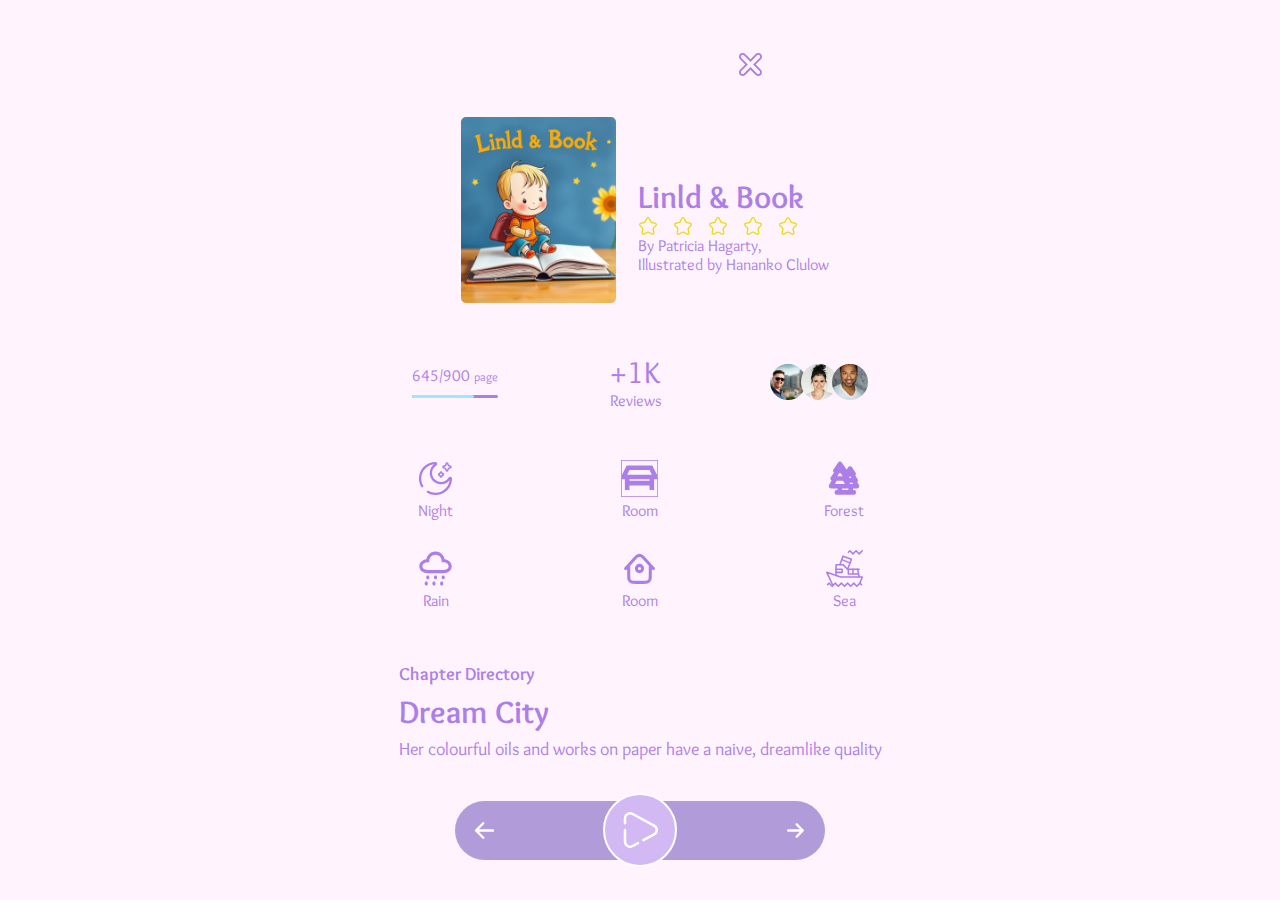
<file: audioBook-page.html>
<!DOCTYPE html>
<html lang="en">
<head>
    <meta charset="UTF-8">
    <meta name="viewport" content="width=device-width, initial-scale=1.0">
    <title>Lindl & Book - Audio book</title>
    <link rel="stylesheet" href="assets/css/styles.css">
    <link rel="preconnect" href="https://fonts.googleapis.com">
    <link rel="preconnect" href="https://fonts.gstatic.com" crossorigin>
    <link href="https://fonts.googleapis.com/css2?family=Overlock:ital,wght@0,400;0,700;0,900;1,400;1,700;1,900&display=swap" rel="stylesheet">
</head>

<body class="bodyAudioBookPage">
    <div><img class="crossIcon" src="assets/img/cross.svg" alt="Cross to quit the page"></button>
    <section class="audioBookInformations">
        <img class="audioBookCover" src="assets/img/BookCover.jpg" alt="Book cover of 'Linld & Book' featuring a little blond child sitting on a book, with stars and flowers in the background.">
        <div class="linldAndBookRank">
            <h1 class="linldAndBookTitle">Linld & Book</h1>
            <div class="starsRank">
                <img class="yellowStar" src="assets/img/yellow-star.svg" alt="First star to rank">
                <img class="yellowStar" src="assets/img/yellow-star.svg" alt="Second star to rank">
                <img class="yellowStar" src="assets/img/yellow-star.svg" alt="Third star to rank">
                <img class="yellowStar" src="assets/img/yellow-star.svg" alt="Fourth star to rank">
                <img class="yellowStar" src="assets/img/yellow-star.svg" alt="Fifth star to rank">
            </div>
            <h2 class="linldAndBookSubtitles">By Patricia Hagarty,<br>Illustrated by Hananko Clulow</h2>
        </div>
    </section>
    <a style="text-decoration: none; color: inherit; font-weight: normal;" href="./reviews-page.html">
        <section class="audioBookReviewsBar">
            <div class="reviewsBar">
                <div class="pageNumber">
                    <span style="font-size: 16px;">645/900 <span style="font-size: 12px;">page</span></span>
                    <progress value="645" max="900"></progress>
                </div>
                <div class="reviewsQuotation">
                    <span style="font-size: 31px;">+1K</span>
                    <span style="font-size: 16px;">Reviews</span>
                </div>
                <div class="avatarBar">
                    <img src="assets/avatar1.jpg" alt="un_beau_goss">
                    <img src="assets/avatar2.jpg" alt="un_beau_goss">
                    <img src="assets/avatar3.jpg" alt="un_beau_goss">
                </div>
            </div>
        </section>
    </a>
    <section class="totalAtmosphere">
        <div class="atmosphere"><img class="iconAtmosphere" src="assets/img/moon.svg" alt=""><br><span>Night</span></div>
        <div class="atmosphere"><img class="iconAtmosphere" src="assets/img/table.svg" alt=""><br><span>Room</span></div>
        <div class="atmosphere"><img class="iconAtmosphere" src="assets/img/forest.svg" alt=""><br><span>Forest</span></div>
        <div class="atmosphere"><img class="iconAtmosphere" src="assets/img/rain.svg" alt=""><br><span>Rain</span></div>
        <div class="atmosphere"><img class="iconAtmosphere" src="assets/img/house.svg" alt=""><br><span>Room</span></div>
        <div class="atmosphere"><img class="iconAtmosphere" src="assets/img/boat.svg" alt=""><br><span>Sea</span></div>
    </section>
    <section class="linldAndBookChapter">
        <h3 class="chapterNumber">Chapter Directory</h3>
        <h4 class="chapterName">Dream City</h4>
        <p class="chapterResume">Her colourful oils and works on paper have a naive, dreamlike quality</p>
    </section>
    <section class="audioBookPageButtonContainer">
        <button class="audioBookPageButtonOne audioBookPageButton"><img class="arrowIcon" src="assets/img/leftArrow.svg" alt="Arrow to go to the previous chapter"> <img class="arrowIcon" src="assets/img/rightArrow.svg" alt="Arrow to go to the next chapter"></button>
        <button class="audioBookPageButtonTwo audioBookPageButton"><img class="playIcon" src="assets/img/play.svg" alt="Play button to play"></button>
    </section>

    <script src="assets/js/script.js"></script>
</body>

</html>
</file>
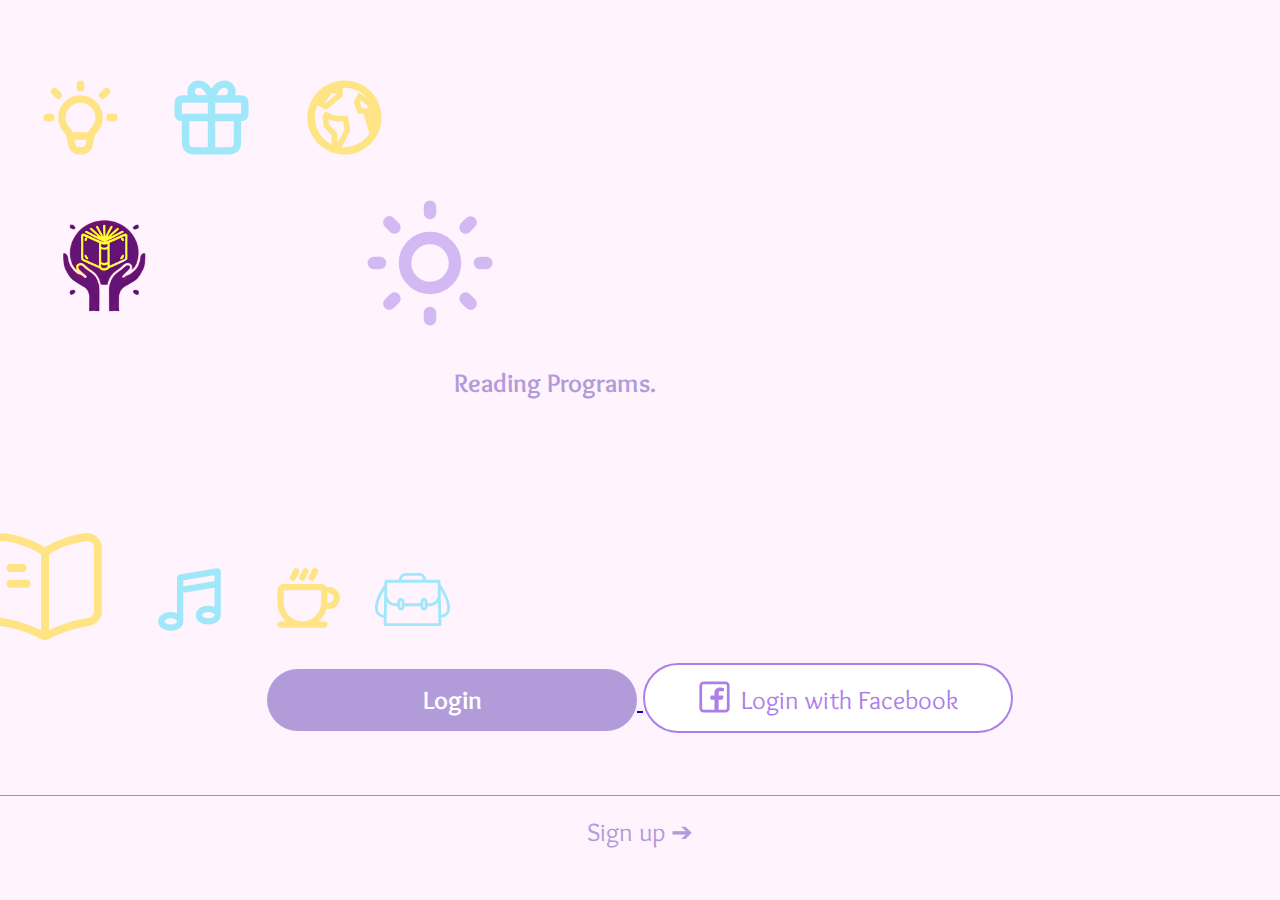
<file: login-page.html>
<!DOCTYPE html>
<html lang="en">
<head>
    <meta charset="UTF-8">
    <meta name="viewport" content="width=device-width, initial-scale=1.0">
    <title>Welcome to Bibliomaniac !</title>
    <link rel="stylesheet" href="assets/css/styles.css">
    <link rel="preconnect" href="https://fonts.googleapis.com">
    <link rel="preconnect" href="https://fonts.gstatic.com" crossorigin>
    <link href="https://fonts.googleapis.com/css2?family=Overlock:ital,wght@0,400;0,700;0,900;1,400;1,700;1,900&display=swap" rel="stylesheet">
</head>
<body>
    <main class="mainLoginPage">
        <section class="topIcons">
                <img src="assets/img/bulb.svg" style="position: absolute; top: 73px; left: 36px; width: 89px;">
                <img src="assets/img/gift.svg" style="position: absolute; top: 73px; left: 167px; width: 89px;">
                <img src="assets/img/earth.svg" style="position: absolute; top: 73px; left: 300px; width: 89px;">      
                <img src="assets/img/logo_bibliomaniac-new.png" style="position: absolute; top: 206px; left: 43px; width: 124px; height: auto">
                <img src="assets/img/sun.svg" style="position: absolute; top: 188px; left: 355px; width: 150px;">
        </section>
            <div class="description">Reading Programs.</div>
        <section class="bottomIcons">
                <img src="assets/img/bookyellow.svg" style="position:absolute; top:523px; left:-25px; width: 140px; height: 127px;">
                <img src="assets/img/music.svg" style="position:absolute; top:562px; left:152px; width: 75px;">
                <img src="assets/img/coffee.svg" style="position:absolute; top:562px; left:268px; width: 75px;">
                <img src="assets/img/schoolBag.svg" style="position:absolute; top:562px; left:375px; width: 75px;">
            </section>
        <section class="loginSection">
                <div class="buttonsLogin">
                    <a href="./home-page.html">
                        <button class="loginButton">Login</button>
                    </a>
                    <button class="facebookButton"><img src="assets/img/logoFacebook.svg" alt="Logo carré avec bordures grasses noires et un f miniscule à l'intérieur">Login with Facebook</button>
                </div>
                <hr class="line">
                <div class="signup">Sign up ➔</div>
        </section>
    </main>

    <script src="assets/js/script.js"></script>
</body>

</html>
</file>
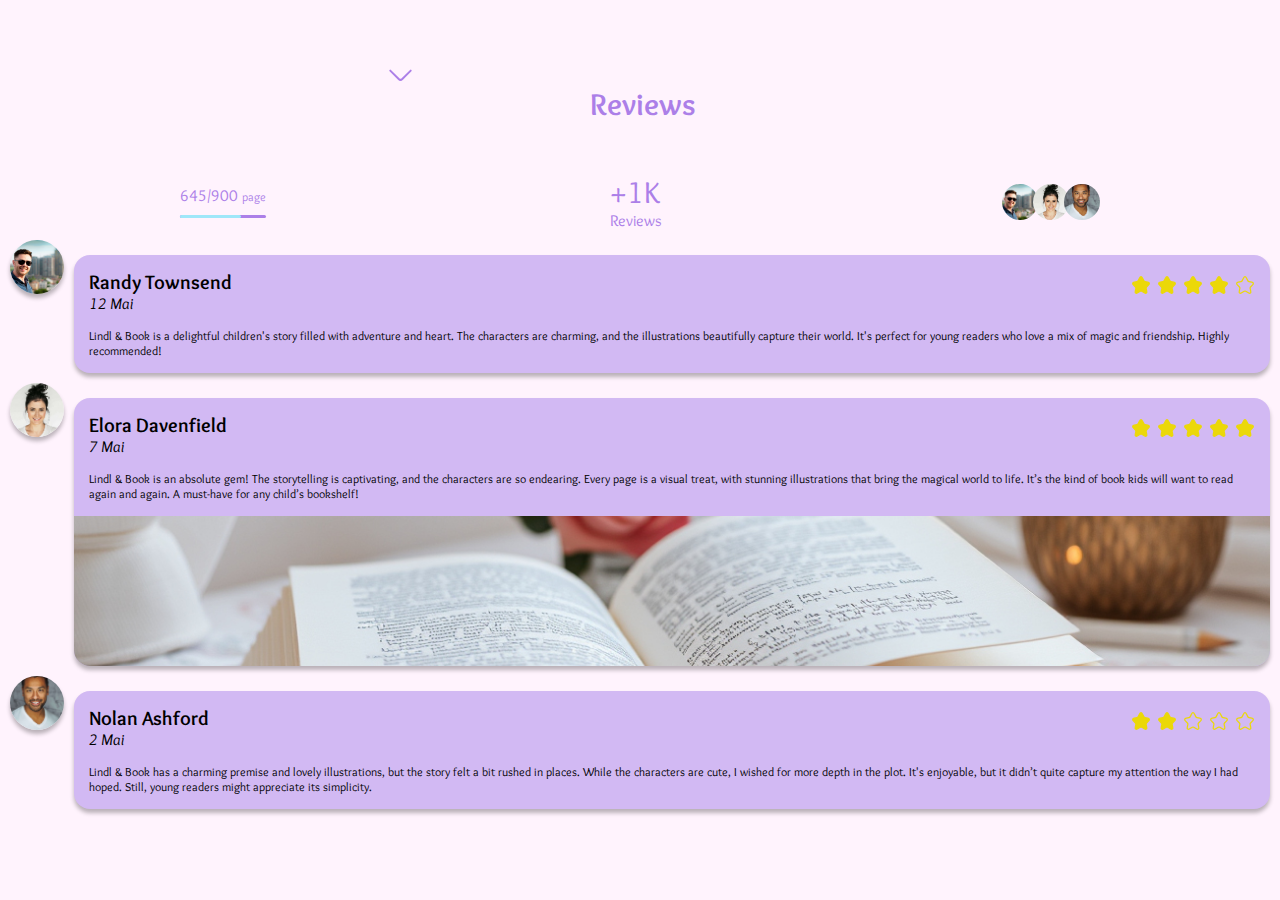
<file: reviews-page.html>
<!DOCTYPE html>
<html lang="en">
<head>
    <meta charset="UTF-8">
    <meta name="viewport" content="width=device-width, initial-scale=1.0">
    <title>reviews-page</title>
    <link rel="stylesheet" href="assets/css/styles.css">
        <link rel="preconnect" href="https://fonts.googleapis.com">
        <link rel="preconnect" href="https://fonts.gstatic.com" crossorigin>
        <link href="https://fonts.googleapis.com/css2?family=Overlock:ital,wght@0,400;0,700;0,900;1,400;1,700;1,900&display=swap" rel="stylesheet">
</head>
<body>
    <a href="./audioBook-page.html">
        <img class="searchIcon" src="assets/icons/arrow-down.svg" alt="search icon">
    </a>
    <div class="storyBookTitle">
        <h3 style="font-size: 31px;">Reviews</h3>
    </div>
    <div class="reviewsBar">
        <div class="pageNumber">
            <span style="font-size: 16px;">645/900 <span style="font-size: 12px;">page</span></span>
            <progress value="645" max="900"></progress>
        </div>
        <div class="reviewsQuotation">
            <span style="font-size: 31px;">+1K</span>
            <span style="font-size: 16px;">Reviews</span>
        </div>
        <div class="avatarBar">
            <img src="assets/avatar1.jpg" alt="un_beau_goss">
            <img src="assets/avatar2.jpg" alt="un_beau_goss">
            <img src="assets/avatar3.jpg" alt="un_beau_goss">
        </div>
    </div>
    <div class="message">
        <div class="messageAvatar">
            <img class="dropShadow" src="assets/avatar1.jpg" alt="image_d'un_beau_goss">
        </div>
        <div class="messageCard dropShadow">
            <div class="messageInfos">
                <div class="infosUser">
                    <div class="messageName">
                        Randy Townsend
                    </div>
                    <div class="messageDate">
                        12 Mai
                    </div>
                </div>
                <div class="messageStars">
                    <svg width="20px" height="20px" viewBox="0 0 24 24" fill="#EBD809" xmlns="http://www.w3.org/2000/svg">
                        <g id="SVGRepo_bgCarrier" stroke-width="0"/>
                        <g id="SVGRepo_tracerCarrier" stroke-linecap="round" stroke-linejoin="round"/>
                        <g id="SVGRepo_iconCarrier"> <path d="M13.73 3.51001L15.49 7.03001C15.73 7.52002 16.37 7.99001 16.91 8.08001L20.1 8.61001C22.14 8.95001 22.62 10.43 21.15 11.89L18.67 14.37C18.25 14.79 18.02 15.6 18.15 16.18L18.86 19.25C19.42 21.68 18.13 22.62 15.98 21.35L12.99 19.58C12.45 19.26 11.56 19.26 11.01 19.58L8.01997 21.35C5.87997 22.62 4.57997 21.67 5.13997 19.25L5.84997 16.18C5.97997 15.6 5.74997 14.79 5.32997 14.37L2.84997 11.89C1.38997 10.43 1.85997 8.95001 3.89997 8.61001L7.08997 8.08001C7.61997 7.99001 8.25997 7.52002 8.49997 7.03001L10.26 3.51001C11.22 1.60001 12.78 1.60001 13.73 3.51001Z" stroke="#EBD809" stroke-width="1.5" stroke-linecap="round" stroke-linejoin="round"/> </g>
                    </svg>
                    <svg width="20px" height="20px" viewBox="0 0 24 24" fill="#EBD809" xmlns="http://www.w3.org/2000/svg">
                        <g id="SVGRepo_bgCarrier" stroke-width="0"/>
                        <g id="SVGRepo_tracerCarrier" stroke-linecap="round" stroke-linejoin="round"/>
                        <g id="SVGRepo_iconCarrier"> <path d="M13.73 3.51001L15.49 7.03001C15.73 7.52002 16.37 7.99001 16.91 8.08001L20.1 8.61001C22.14 8.95001 22.62 10.43 21.15 11.89L18.67 14.37C18.25 14.79 18.02 15.6 18.15 16.18L18.86 19.25C19.42 21.68 18.13 22.62 15.98 21.35L12.99 19.58C12.45 19.26 11.56 19.26 11.01 19.58L8.01997 21.35C5.87997 22.62 4.57997 21.67 5.13997 19.25L5.84997 16.18C5.97997 15.6 5.74997 14.79 5.32997 14.37L2.84997 11.89C1.38997 10.43 1.85997 8.95001 3.89997 8.61001L7.08997 8.08001C7.61997 7.99001 8.25997 7.52002 8.49997 7.03001L10.26 3.51001C11.22 1.60001 12.78 1.60001 13.73 3.51001Z" stroke="#EBD809" stroke-width="1.5" stroke-linecap="round" stroke-linejoin="round"/> </g>
                    </svg>
                    <svg width="20px" height="20px" viewBox="0 0 24 24" fill="#EBD809" xmlns="http://www.w3.org/2000/svg">
                        <g id="SVGRepo_bgCarrier" stroke-width="0"/>
                        <g id="SVGRepo_tracerCarrier" stroke-linecap="round" stroke-linejoin="round"/>
                        <g id="SVGRepo_iconCarrier"> <path d="M13.73 3.51001L15.49 7.03001C15.73 7.52002 16.37 7.99001 16.91 8.08001L20.1 8.61001C22.14 8.95001 22.62 10.43 21.15 11.89L18.67 14.37C18.25 14.79 18.02 15.6 18.15 16.18L18.86 19.25C19.42 21.68 18.13 22.62 15.98 21.35L12.99 19.58C12.45 19.26 11.56 19.26 11.01 19.58L8.01997 21.35C5.87997 22.62 4.57997 21.67 5.13997 19.25L5.84997 16.18C5.97997 15.6 5.74997 14.79 5.32997 14.37L2.84997 11.89C1.38997 10.43 1.85997 8.95001 3.89997 8.61001L7.08997 8.08001C7.61997 7.99001 8.25997 7.52002 8.49997 7.03001L10.26 3.51001C11.22 1.60001 12.78 1.60001 13.73 3.51001Z" stroke="#EBD809" stroke-width="1.5" stroke-linecap="round" stroke-linejoin="round"/> </g>
                    </svg>
                    <svg width="20px" height="20px" viewBox="0 0 24 24" fill="#EBD809" xmlns="http://www.w3.org/2000/svg">
                        <g id="SVGRepo_bgCarrier" stroke-width="0"/>
                        <g id="SVGRepo_tracerCarrier" stroke-linecap="round" stroke-linejoin="round"/>
                        <g id="SVGRepo_iconCarrier"> <path d="M13.73 3.51001L15.49 7.03001C15.73 7.52002 16.37 7.99001 16.91 8.08001L20.1 8.61001C22.14 8.95001 22.62 10.43 21.15 11.89L18.67 14.37C18.25 14.79 18.02 15.6 18.15 16.18L18.86 19.25C19.42 21.68 18.13 22.62 15.98 21.35L12.99 19.58C12.45 19.26 11.56 19.26 11.01 19.58L8.01997 21.35C5.87997 22.62 4.57997 21.67 5.13997 19.25L5.84997 16.18C5.97997 15.6 5.74997 14.79 5.32997 14.37L2.84997 11.89C1.38997 10.43 1.85997 8.95001 3.89997 8.61001L7.08997 8.08001C7.61997 7.99001 8.25997 7.52002 8.49997 7.03001L10.26 3.51001C11.22 1.60001 12.78 1.60001 13.73 3.51001Z" stroke="#EBD809" stroke-width="1.5" stroke-linecap="round" stroke-linejoin="round"/> </g>
                    </svg>
                    <svg width="20px" height="20px" viewBox="0 0 24 24" fill="none" xmlns="http://www.w3.org/2000/svg">
                        <g id="SVGRepo_bgCarrier" stroke-width="0"/>
                        <g id="SVGRepo_tracerCarrier" stroke-linecap="round" stroke-linejoin="round"/>
                        <g id="SVGRepo_iconCarrier"> <path d="M13.73 3.51001L15.49 7.03001C15.73 7.52002 16.37 7.99001 16.91 8.08001L20.1 8.61001C22.14 8.95001 22.62 10.43 21.15 11.89L18.67 14.37C18.25 14.79 18.02 15.6 18.15 16.18L18.86 19.25C19.42 21.68 18.13 22.62 15.98 21.35L12.99 19.58C12.45 19.26 11.56 19.26 11.01 19.58L8.01997 21.35C5.87997 22.62 4.57997 21.67 5.13997 19.25L5.84997 16.18C5.97997 15.6 5.74997 14.79 5.32997 14.37L2.84997 11.89C1.38997 10.43 1.85997 8.95001 3.89997 8.61001L7.08997 8.08001C7.61997 7.99001 8.25997 7.52002 8.49997 7.03001L10.26 3.51001C11.22 1.60001 12.78 1.60001 13.73 3.51001Z" stroke="#EBD809" stroke-width="1.5" stroke-linecap="round" stroke-linejoin="round"/> </g>
                    </svg>
                </div>
            </div>
            <div class="messageText">
                Lindl & Book is a delightful children's story filled with adventure and heart. The characters are charming, and the illustrations beautifully capture their world. It's perfect for young readers who love a mix of magic and friendship. Highly recommended!
            </div>
        </div>
    </div>
    <div class="message">
        <div class="messageAvatar">
            <img class="dropShadow" src="assets/avatar2.jpg" alt="image_d'un_beau_goss">
        </div>
        <div class="messageCard dropShadow">
            <div class="messageInfos">
                <div class="infosUser">
                    <div class="messageName">
                        Elora Davenfield
                    </div>
                    <div class="messageDate">
                        7 Mai
                    </div>
                </div>
                <div class="messageStars">
                    <svg width="20px" height="20px" viewBox="0 0 24 24" fill="#EBD809" xmlns="http://www.w3.org/2000/svg">
                        <g id="SVGRepo_bgCarrier" stroke-width="0"/>
                        <g id="SVGRepo_tracerCarrier" stroke-linecap="round" stroke-linejoin="round"/>
                        <g id="SVGRepo_iconCarrier"> <path d="M13.73 3.51001L15.49 7.03001C15.73 7.52002 16.37 7.99001 16.91 8.08001L20.1 8.61001C22.14 8.95001 22.62 10.43 21.15 11.89L18.67 14.37C18.25 14.79 18.02 15.6 18.15 16.18L18.86 19.25C19.42 21.68 18.13 22.62 15.98 21.35L12.99 19.58C12.45 19.26 11.56 19.26 11.01 19.58L8.01997 21.35C5.87997 22.62 4.57997 21.67 5.13997 19.25L5.84997 16.18C5.97997 15.6 5.74997 14.79 5.32997 14.37L2.84997 11.89C1.38997 10.43 1.85997 8.95001 3.89997 8.61001L7.08997 8.08001C7.61997 7.99001 8.25997 7.52002 8.49997 7.03001L10.26 3.51001C11.22 1.60001 12.78 1.60001 13.73 3.51001Z" stroke="#EBD809" stroke-width="1.5" stroke-linecap="round" stroke-linejoin="round"/> </g>
                    </svg>
                    <svg width="20px" height="20px" viewBox="0 0 24 24" fill="#EBD809" xmlns="http://www.w3.org/2000/svg">
                        <g id="SVGRepo_bgCarrier" stroke-width="0"/>
                        <g id="SVGRepo_tracerCarrier" stroke-linecap="round" stroke-linejoin="round"/>
                        <g id="SVGRepo_iconCarrier"> <path d="M13.73 3.51001L15.49 7.03001C15.73 7.52002 16.37 7.99001 16.91 8.08001L20.1 8.61001C22.14 8.95001 22.62 10.43 21.15 11.89L18.67 14.37C18.25 14.79 18.02 15.6 18.15 16.18L18.86 19.25C19.42 21.68 18.13 22.62 15.98 21.35L12.99 19.58C12.45 19.26 11.56 19.26 11.01 19.58L8.01997 21.35C5.87997 22.62 4.57997 21.67 5.13997 19.25L5.84997 16.18C5.97997 15.6 5.74997 14.79 5.32997 14.37L2.84997 11.89C1.38997 10.43 1.85997 8.95001 3.89997 8.61001L7.08997 8.08001C7.61997 7.99001 8.25997 7.52002 8.49997 7.03001L10.26 3.51001C11.22 1.60001 12.78 1.60001 13.73 3.51001Z" stroke="#EBD809" stroke-width="1.5" stroke-linecap="round" stroke-linejoin="round"/> </g>
                    </svg>
                    <svg width="20px" height="20px" viewBox="0 0 24 24" fill="#EBD809" xmlns="http://www.w3.org/2000/svg">
                        <g id="SVGRepo_bgCarrier" stroke-width="0"/>
                        <g id="SVGRepo_tracerCarrier" stroke-linecap="round" stroke-linejoin="round"/>
                        <g id="SVGRepo_iconCarrier"> <path d="M13.73 3.51001L15.49 7.03001C15.73 7.52002 16.37 7.99001 16.91 8.08001L20.1 8.61001C22.14 8.95001 22.62 10.43 21.15 11.89L18.67 14.37C18.25 14.79 18.02 15.6 18.15 16.18L18.86 19.25C19.42 21.68 18.13 22.62 15.98 21.35L12.99 19.58C12.45 19.26 11.56 19.26 11.01 19.58L8.01997 21.35C5.87997 22.62 4.57997 21.67 5.13997 19.25L5.84997 16.18C5.97997 15.6 5.74997 14.79 5.32997 14.37L2.84997 11.89C1.38997 10.43 1.85997 8.95001 3.89997 8.61001L7.08997 8.08001C7.61997 7.99001 8.25997 7.52002 8.49997 7.03001L10.26 3.51001C11.22 1.60001 12.78 1.60001 13.73 3.51001Z" stroke="#EBD809" stroke-width="1.5" stroke-linecap="round" stroke-linejoin="round"/> </g>
                    </svg>
                    <svg width="20px" height="20px" viewBox="0 0 24 24" fill="#EBD809" xmlns="http://www.w3.org/2000/svg">
                        <g id="SVGRepo_bgCarrier" stroke-width="0"/>
                        <g id="SVGRepo_tracerCarrier" stroke-linecap="round" stroke-linejoin="round"/>
                        <g id="SVGRepo_iconCarrier"> <path d="M13.73 3.51001L15.49 7.03001C15.73 7.52002 16.37 7.99001 16.91 8.08001L20.1 8.61001C22.14 8.95001 22.62 10.43 21.15 11.89L18.67 14.37C18.25 14.79 18.02 15.6 18.15 16.18L18.86 19.25C19.42 21.68 18.13 22.62 15.98 21.35L12.99 19.58C12.45 19.26 11.56 19.26 11.01 19.58L8.01997 21.35C5.87997 22.62 4.57997 21.67 5.13997 19.25L5.84997 16.18C5.97997 15.6 5.74997 14.79 5.32997 14.37L2.84997 11.89C1.38997 10.43 1.85997 8.95001 3.89997 8.61001L7.08997 8.08001C7.61997 7.99001 8.25997 7.52002 8.49997 7.03001L10.26 3.51001C11.22 1.60001 12.78 1.60001 13.73 3.51001Z" stroke="#EBD809" stroke-width="1.5" stroke-linecap="round" stroke-linejoin="round"/> </g>
                    </svg>
                    <svg width="20px" height="20px" viewBox="0 0 24 24" fill="#EBD809" xmlns="http://www.w3.org/2000/svg">
                        <g id="SVGRepo_bgCarrier" stroke-width="0"/>
                        <g id="SVGRepo_tracerCarrier" stroke-linecap="round" stroke-linejoin="round"/>
                        <g id="SVGRepo_iconCarrier"> <path d="M13.73 3.51001L15.49 7.03001C15.73 7.52002 16.37 7.99001 16.91 8.08001L20.1 8.61001C22.14 8.95001 22.62 10.43 21.15 11.89L18.67 14.37C18.25 14.79 18.02 15.6 18.15 16.18L18.86 19.25C19.42 21.68 18.13 22.62 15.98 21.35L12.99 19.58C12.45 19.26 11.56 19.26 11.01 19.58L8.01997 21.35C5.87997 22.62 4.57997 21.67 5.13997 19.25L5.84997 16.18C5.97997 15.6 5.74997 14.79 5.32997 14.37L2.84997 11.89C1.38997 10.43 1.85997 8.95001 3.89997 8.61001L7.08997 8.08001C7.61997 7.99001 8.25997 7.52002 8.49997 7.03001L10.26 3.51001C11.22 1.60001 12.78 1.60001 13.73 3.51001Z" stroke="#EBD809" stroke-width="1.5" stroke-linecap="round" stroke-linejoin="round"/> </g>
                    </svg>
                </div>
            </div>
            <div class="messageText">
                Lindl & Book is an absolute gem! The storytelling is captivating, and the characters are so endearing. Every page is a visual treat, with stunning illustrations that bring the magical world to life. It’s the kind of book kids will want to read again and again. A must-have for any child’s bookshelf!            
            </div>
            <img src="assets/img/book.jpg" alt="" class="messageImg">
        </div>
    </div>
    <div class="message">
        <div class="messageAvatar">
            <img class="dropShadow" src="assets/avatar3.jpg" alt="image_d'un_beau_goss">
        </div>
        <div class="messageCard dropShadow">
            <div class="messageInfos">
                <div class="infosUser">
                    <div class="messageName">
                        Nolan Ashford
                    </div>
                    <div class="messageDate">
                        2 Mai
                    </div>
                </div>
                <div class="messageStars">
                    <svg width="20px" height="20px" viewBox="0 0 24 24" fill="#EBD809" xmlns="http://www.w3.org/2000/svg">
                        <g id="SVGRepo_bgCarrier" stroke-width="0"/>
                        <g id="SVGRepo_tracerCarrier" stroke-linecap="round" stroke-linejoin="round"/>
                        <g id="SVGRepo_iconCarrier"> <path d="M13.73 3.51001L15.49 7.03001C15.73 7.52002 16.37 7.99001 16.91 8.08001L20.1 8.61001C22.14 8.95001 22.62 10.43 21.15 11.89L18.67 14.37C18.25 14.79 18.02 15.6 18.15 16.18L18.86 19.25C19.42 21.68 18.13 22.62 15.98 21.35L12.99 19.58C12.45 19.26 11.56 19.26 11.01 19.58L8.01997 21.35C5.87997 22.62 4.57997 21.67 5.13997 19.25L5.84997 16.18C5.97997 15.6 5.74997 14.79 5.32997 14.37L2.84997 11.89C1.38997 10.43 1.85997 8.95001 3.89997 8.61001L7.08997 8.08001C7.61997 7.99001 8.25997 7.52002 8.49997 7.03001L10.26 3.51001C11.22 1.60001 12.78 1.60001 13.73 3.51001Z" stroke="#EBD809" stroke-width="1.5" stroke-linecap="round" stroke-linejoin="round"/> </g>
                    </svg>
                    <svg width="20px" height="20px" viewBox="0 0 24 24" fill="#EBD809" xmlns="http://www.w3.org/2000/svg">
                        <g id="SVGRepo_bgCarrier" stroke-width="0"/>
                        <g id="SVGRepo_tracerCarrier" stroke-linecap="round" stroke-linejoin="round"/>
                        <g id="SVGRepo_iconCarrier"> <path d="M13.73 3.51001L15.49 7.03001C15.73 7.52002 16.37 7.99001 16.91 8.08001L20.1 8.61001C22.14 8.95001 22.62 10.43 21.15 11.89L18.67 14.37C18.25 14.79 18.02 15.6 18.15 16.18L18.86 19.25C19.42 21.68 18.13 22.62 15.98 21.35L12.99 19.58C12.45 19.26 11.56 19.26 11.01 19.58L8.01997 21.35C5.87997 22.62 4.57997 21.67 5.13997 19.25L5.84997 16.18C5.97997 15.6 5.74997 14.79 5.32997 14.37L2.84997 11.89C1.38997 10.43 1.85997 8.95001 3.89997 8.61001L7.08997 8.08001C7.61997 7.99001 8.25997 7.52002 8.49997 7.03001L10.26 3.51001C11.22 1.60001 12.78 1.60001 13.73 3.51001Z" stroke="#EBD809" stroke-width="1.5" stroke-linecap="round" stroke-linejoin="round"/> </g>
                    </svg>
                    <svg width="20px" height="20px" viewBox="0 0 24 24" fill="none" xmlns="http://www.w3.org/2000/svg">
                        <g id="SVGRepo_bgCarrier" stroke-width="0"/>
                        <g id="SVGRepo_tracerCarrier" stroke-linecap="round" stroke-linejoin="round"/>
                        <g id="SVGRepo_iconCarrier"> <path d="M13.73 3.51001L15.49 7.03001C15.73 7.52002 16.37 7.99001 16.91 8.08001L20.1 8.61001C22.14 8.95001 22.62 10.43 21.15 11.89L18.67 14.37C18.25 14.79 18.02 15.6 18.15 16.18L18.86 19.25C19.42 21.68 18.13 22.62 15.98 21.35L12.99 19.58C12.45 19.26 11.56 19.26 11.01 19.58L8.01997 21.35C5.87997 22.62 4.57997 21.67 5.13997 19.25L5.84997 16.18C5.97997 15.6 5.74997 14.79 5.32997 14.37L2.84997 11.89C1.38997 10.43 1.85997 8.95001 3.89997 8.61001L7.08997 8.08001C7.61997 7.99001 8.25997 7.52002 8.49997 7.03001L10.26 3.51001C11.22 1.60001 12.78 1.60001 13.73 3.51001Z" stroke="#EBD809" stroke-width="1.5" stroke-linecap="round" stroke-linejoin="round"/> </g>
                    </svg>
                    <svg width="20px" height="20px" viewBox="0 0 24 24" fill="none" xmlns="http://www.w3.org/2000/svg">
                        <g id="SVGRepo_bgCarrier" stroke-width="0"/>
                        <g id="SVGRepo_tracerCarrier" stroke-linecap="round" stroke-linejoin="round"/>
                        <g id="SVGRepo_iconCarrier"> <path d="M13.73 3.51001L15.49 7.03001C15.73 7.52002 16.37 7.99001 16.91 8.08001L20.1 8.61001C22.14 8.95001 22.62 10.43 21.15 11.89L18.67 14.37C18.25 14.79 18.02 15.6 18.15 16.18L18.86 19.25C19.42 21.68 18.13 22.62 15.98 21.35L12.99 19.58C12.45 19.26 11.56 19.26 11.01 19.58L8.01997 21.35C5.87997 22.62 4.57997 21.67 5.13997 19.25L5.84997 16.18C5.97997 15.6 5.74997 14.79 5.32997 14.37L2.84997 11.89C1.38997 10.43 1.85997 8.95001 3.89997 8.61001L7.08997 8.08001C7.61997 7.99001 8.25997 7.52002 8.49997 7.03001L10.26 3.51001C11.22 1.60001 12.78 1.60001 13.73 3.51001Z" stroke="#EBD809" stroke-width="1.5" stroke-linecap="round" stroke-linejoin="round"/> </g>
                    </svg>
                    <svg width="20px" height="20px" viewBox="0 0 24 24" fill="none" xmlns="http://www.w3.org/2000/svg">
                        <g id="SVGRepo_bgCarrier" stroke-width="0"/>
                        <g id="SVGRepo_tracerCarrier" stroke-linecap="round" stroke-linejoin="round"/>
                        <g id="SVGRepo_iconCarrier"> <path d="M13.73 3.51001L15.49 7.03001C15.73 7.52002 16.37 7.99001 16.91 8.08001L20.1 8.61001C22.14 8.95001 22.62 10.43 21.15 11.89L18.67 14.37C18.25 14.79 18.02 15.6 18.15 16.18L18.86 19.25C19.42 21.68 18.13 22.62 15.98 21.35L12.99 19.58C12.45 19.26 11.56 19.26 11.01 19.58L8.01997 21.35C5.87997 22.62 4.57997 21.67 5.13997 19.25L5.84997 16.18C5.97997 15.6 5.74997 14.79 5.32997 14.37L2.84997 11.89C1.38997 10.43 1.85997 8.95001 3.89997 8.61001L7.08997 8.08001C7.61997 7.99001 8.25997 7.52002 8.49997 7.03001L10.26 3.51001C11.22 1.60001 12.78 1.60001 13.73 3.51001Z" stroke="#EBD809" stroke-width="1.5" stroke-linecap="round" stroke-linejoin="round"/> </g>
                    </svg>
                </div>
            </div>
            <div class="messageText">
                Lindl & Book has a charming premise and lovely illustrations, but the story felt a bit rushed in places. While the characters are cute, I wished for more depth in the plot. It's enjoyable, but it didn’t quite capture my attention the way I had hoped. Still, young readers might appreciate its simplicity.
            </div>
        </div>
    </div>
    
    <script src="assets/js/script.js"></script>
</body>

</html>
</file>
<file: assets/css/styles.css>
/* For WebKit browsers */
::-webkit-scrollbar {
    width: 0px;
}

::-webkit-scrollbar-track {
    background: #ffffff00;
}

::-webkit-scrollbar-thumb {
    background-color: #88888800;
    border-radius: 0px;
    border: 0px solid #ffffff00;
}

::-webkit-scrollbar-thumb:hover {
    background-color: #ffffff00;
}

body {
    font-family: "Overlock", Arial, Helvetica, sans-serif;
    font-size: 26px;
    margin: 0;
    color: #AC7FE8;
    background-color: #FFFF;
} 

h2 {
    font-size: 31px;
    font-weight: 400;
    margin-block-start: 0;
    margin-block-end: 0;
}

h3 {
    font-size: 24px;
    color: #AC7FE8;
    margin-block-start: 0;
    margin-block-end: 0;
    margin-top: 5px;
}

.dropShadow {
    box-shadow: 0px 4px 4px rgba(0, 0, 0, 0.274);
}

.activityCarousel {
    margin-left: -8px;
    padding-inline-start: 0;
    display: grid;
    grid-template-rows: 1fr;
    grid-template-columns: repeat(3, 92vw);
    grid-column-gap: 10px;
    overflow: scroll;
    scroll-snap-type: x mandatory;
}

.searchIcon {
    position: absolute;
    left: 385px;
    top: 59px;
}

.navBar {
    position: fixed; /* Fixes the navbar to the bottom */
    bottom: 0; /* Aligns it to the bottom of the viewport */
    left: 0; /* Aligns it to the left of the viewport */
    right: 0; /* Aligns it to the right of the viewport */
    background-color: #ffffff; /* Navbar background color */
    color: white; /* Navbar text color */
    padding: 10px 0; /* Padding for the navbar */
    text-align: center; /* Center text in the navbar */
    z-index: 1000; /* Ensure the navbar is above other content */
    ul {
        list-style-type: none; /* Remove bullet points from the list */
        padding: 0; /* Remove default padding */
        margin: 0; /* Remove default margin */
        display: flex;
        flex-direction: row;
        justify-content: space-around;
    }
    li {
        display: inline; /* Display list items inline */
        margin: 0 15px; /* Spacing between items */
        img {
            width: 40px;
            height: auto;
        }
    }
    a {
        color: white; /* Link color */
        text-decoration: none; /* Remove underline from links */
    }
    a:hover {
        text-decoration: underline; /* Underline on hover */
    }
}

.content {
    height: 100vh; /* Make the content take the full height of the viewport */
}

.activityContainer {
    margin-left: 8px;
    margin-top: 69px;
    flex-direction: column;
    align-items: start;
    gap: 25px;
}

.activityCard {
    width: 388px;
    height: 192px;
    background-color: #F9C7FA;
    border-radius: 5px;
    display: flex;
    align-items: center;
    justify-content: space-around;
    color: #ffffff;
    margin-bottom: 5px;
    margin-left: 8px;
}

.cardText {
    width: 250px;
    display: flex;
    flex-direction: column;
    justify-content: flex-start;
    align-items: center;
}

.cardTitle {
    font-size: 31px;
    font-weight: 400;
    align-self: flex-start;
    margin-bottom: 5px;
}

.cardDescription {
    display: flex;
    font-size: 20px;
    margin: 0;
}

.mainLoginPage {
    text-align: center;
}

.popularBookContainer {
    margin-left: 8px;
    margin-top: 45px;
    flex-direction: column;
    align-items: start;
    gap: 25px;
}

.popularBookCarousel {
    padding-inline-start: 0;
    display: grid;
    grid-template-rows: 1fr;
    grid-template-columns: repeat(5, 36vw);
    grid-column-gap: 10px;
    overflow: scroll;
    scroll-snap-type: x mandatory;
}

.bookCard {
    /* margin-left: 8px; */
    width: 135px;
    height: 214px;
    display: flex;
    flex-direction: column;
    align-items: center;
    justify-content: center;
    img {
        border-radius: 5px;
        width: 135px;
        height: 170px;
        object-fit: cover;
    }
}


.categoryWrapper {
    display: flex;
    flex-direction: column;
    gap: 10px;

}

.categoryWrapper2 {
    display: flex;
    flex-wrap: wrap;
    gap: 20px;
    margin-bottom: 70px;
    justify-content: center;
}

.categoryCard {
    width: calc(100% - 8px);
    margin: 10px 0 0;
    height: 158px;
    border-radius: 5px;
    display: flex;
    align-items: center;
    justify-content: space-around;
    color: #ffffff;
}

.description {
    color: #b19cd9;
    font-weight: bold;
    margin: 367px 0px 264px;
    padding-right: 170px;
}

.loginSection {
    display: flex;
    flex-direction: column;
    gap: 10px;
}

.buttonsLogin {
    margin: 0 10px;
}

.loginButton, .facebookButton {
    font-family: Overlock, sans-serif;
    width: 370px;
    padding: 15px;
    border: none;
    border-radius: 100px;
    font-size: 26px;
    cursor: pointer;
}

.loginButton {
    background-color: #b19cd9;
    font-weight: bold;
    color: #fff;
    margin-bottom: 34px;
}

.facebookButton {
    background-color: #fff;
    color:#AC7FE8;
    border: 2px solid #AC7FE8
}

.facebookButton img {
    margin-right: 10px;
    margin-bottom: -5px;
    max-width: 10%;
    height: auto;
    color: #AC7FE8;

}

.line {
    border: none;
    height: 1px;
    background-color: #AC7FE8;
    margin: 20px 0 10px
}

.signup {
    color: #b19cd9;
}

.storyBookTitle {
    display: flex;
    margin-top: 80px;
    justify-content: center;
    font-size: 31px;
    h3 {
        margin-left: 5px;
    }
}


.excellentStoryBookContainer {
    margin-left: 8px;
    margin-top: 20px;
    flex-direction: column;
    align-items: start;
    h2 {
        font-size: 24px;
        margin-bottom: 5px;
        list-style-type: none;
        padding-left: 20px;
        border-left: 2.7px solid #AC7FE8;
    }
}

.excellentStoryBookCarousel {
    padding-inline-start: 0;
    display: grid;
    grid-template-rows: 1fr;
    grid-template-columns: repeat(3, 36vw);
    grid-column-gap: 10px;
    overflow: scroll;
    scroll-snap-type: x mandatory;
}

.musicPlayerStoryBookContainer {
    margin-left: 8px;
    margin-right: 8px;
    margin-top: 45px;
    flex-direction: column;
    align-items: start;
    h2 {
        font-size: 24px;
        margin-bottom: 25px;
        list-style-type: none;
        padding-left: 20px;
        border-left: 2.7px solid #AC7FE8;
    }
}

.musicPlayerStoryBookCard {
    height: 365px;
    border-radius: 5px;
    display: flex;
    flex-direction: column;
    align-items: center;
    justify-content: space-between;
    color: #ffffff;
    margin-bottom: 5px;
    p {
        font-size: 16px;
        /* margin: 5px; */
        margin-bottom: 30px;
    }
    span {
        font-size: 20px;
    }
}

.musicPlayerStoryBookCard2 {
    flex-basis: 400px;
    height: 400px;
    border-radius: 5px;
    align-items: center;
    justify-content: space-between;
    margin-bottom: 5px;
    h3 {
        font-size: 20px;
        font-weight: bolder;
    }
    p {
        font-size: 16px;
        /* margin: 5px; */
    }
    span {
        font-size: 20px;
    }
}

.musicPlayerStoryBookText {
    color: #AC7FE8;
    margin: 10px;
    display: flex;
    flex-direction: column;
    justify-content: space-between;
}


.reviewsBar {
    margin-left: 20px;
    margin-right: 20px;
    display: flex;
    justify-content: space-around;
    align-items: center;
    margin-top: 50px;;
    gap: 25px;
}

.pageNumber {
    display: flex;
    flex-direction: column;
    gap: 10px;
}
progress {
    width: 100%;
    height: 3px;
    appearance: none;
}

progress::-webkit-progress-bar {
    background-color: #AC7FE8;
    border-radius: 10px;
}

progress::-webkit-progress-value {
    background-color: #9FE7F9;
    border-radius: 10px;
}

progress::-moz-progress-bar {
    background-color: #9FE7F9;
    border-radius: 10px;
}

.reviewsQuotation {
    display: flex;
    flex-direction: column;
}

.avatarBar {
    display: flex;
}

.avatarBar img {
    width: 36px;
    height: 36px;
    object-fit: cover;
    border-radius: 50%;
    margin-left: -5px;
}

.message {
    display: flex;
    margin: 10px;
    gap: 10px;
}

.messageAvatar img {

    width: 54px;
    height: 54px;
    object-fit: cover;
    border-radius: 50%;
}

.messageCard {
    display: flex;
    flex-direction: column;
    color: #000000;
    background-color: #D2B9F3;
    border-radius: 16px;
    padding: 15px;
    margin-top: 15px;
    gap: 15px;
}

.messageInfos {
    display: flex;
    justify-content: space-between;
}

.infosUser {
    display: flex;
    flex-direction: column;
}

.messageName {
    font-weight: bold;
    font-size: 20px;
}

.messageDate {
    font-style: italic;
    font-size: 16px;
}

.messageText {
    font-size: 12px;
}

.messageImg {
    width: calc(100% + 30px);
    height: 150px;
    object-fit: cover;
    margin-left: -15px;
    margin-bottom: -15px;
    border-bottom-left-radius: 16px;
    border-bottom-right-radius: 16px;
}

.blockPurple {
    display: none;
}

.bodyBookPage {
    background-color: rgb(29, 27, 38);
    position: relative;
  }
  
    .backgroundBookPage {
      display: flex;
      flex-direction: column;
      position: relative;
      z-index: 2;
      height: 100vh;
    }
  
    .backgroundBookPage:before {
      content: "";
      position: absolute;
      top: 0; left: 0; right: 0; bottom: 0;
      z-index: 1;
      background-image: url('assets/img/BookCover.jpg');
      background-size: cover;
      background-position: center;
      opacity: 0.25;
    }
  
    .LinldAndBookCover {
      position: relative;
      z-index: 2;
      display: flex;
      margin-top: 109px;
    }
  
    .bookPagePresentation {
      position: relative;
      z-index: 2;
      display: flex;
      flex-direction: column;
      justify-content: center;
    }
  
    .bookPageSummury {
      display: flex;
      flex-direction: row;
      justify-content: space-between;
      align-items: end;
    }
  
    .bookPageTitles {
      margin-left: 14px;
      display: flex;
      flex-direction: column;
    }
  
    .bookPageTitle {
      font-weight: bold;
      font-size: 36px;
      margin: 14px 0 0 0;
    }
  
    .bookPageAuthor {
      font-weight: bold;
      font-size: 20px;
      margin: 0;
    }
  
    .bookPageTime {
      font-style: italic;
      font-weight: bold;
      font-size: 16px;
      margin: 9px 0 0 0;
    }
  
    .bookPageIcons {
      display: flex;
      flex-direction: row;
      margin-right: 15px;
    }
  
    .bookmarkIcon {
      width: 25px;
    }
  
    .menuIcon {
      width: 25px;
      margin-left: 16px;
  
    }
  
    .bookPageText {
      text-align: center;
      font-weight: bold;
      font-size: 18px;
      margin: 35px 15px 0 15px;
    }
  
    .bookPageButtons {
      display: flex;
      align-items: center;
      justify-content: center;
      gap: 20px;
      margin-top: 25px;
    }
  
    .borrowButton {
      background-color: #AC7FE8;
      color: white;
      border: none;
      border-radius: 50px;
      display: flex;
      justify-content: center;
      align-items: center;
      cursor: pointer;
      padding: 17px 50px;
      font-size: 26px;
      font-family: "Overlock", Arial, Helvetica, sans-serif;
    }
  
    .iconButton {
      background-color: #AC7FE8;
      color: white;
      border: none;
      border-radius: 50px;
      display: flex;
      justify-content: center;
      align-items: center;
      cursor: pointer;
      padding: 13px
    }
  
  .iconsBookPage {
    width: 33px;
  }
  
  .bodyAudioBookPage {
    display: flex;
    justify-content: center;
    align-items: center;
  }
  
  .crossIcon {
    width: 23px;
    margin: 53px 0 0 390px;
  }
  
  .audioBookInformations {
    display: flex;
    justify-content: center;
  }
  
  .audioBookCover {
    display: flex;
    width: 155px;
    height: 186px;
    border-radius: 5px;
    object-fit: cover;
    margin: 34px 0 0 10px;
  }
  
  .linldAndBookRank {
    display: flex;
    flex-direction: column;
    margin: 94px 0 0 22px;
  }
  
  .linldAndBookTitle {
    display: flex;
    font-size: 32px;
    margin: 0;
  }
  
  .starsRank {
    display: flex;
    flex-direction: row;
    gap: 15px;
  }
  
  .yellowStar {
    width: 20px;
  }
  
  .linldAndBookSubtitles {
    font-size: 16px;
    font-weight: lighter;
  }
  
  .totalAtmosphere {
    display: grid;
    grid-template-columns: repeat(3, 1fr);
    grid-template-rows: auto;
    gap: 30px;
    text-align: center;
    margin: auto;
    margin-top: 50px;
  }
  
  .atmosphere {
    font-size: 16px;
  }
  
  .iconAtmosphere {
    width: 37px;
  }
  
  .linldAndBookChapter {
    font-weight: lighter;
    display: flex;
    flex-direction: column;
    margin-top: 53px;
    margin-left: 50px;
  }
  
  .chapterNumber {
    font-size: 18px;
    margin-bottom: 7px;
    margin-top: 0;
  }
  
  .chapterName {
    font-size: 32px;
    margin-bottom: 7px;
    margin-top: 0;
  }
  
  .chapterResume {
    font-size: 18px;
    margin: 0;
    margin-right: 50px;
  }
  
  .audioBookPageButtonContainer {
    position: relative;
    display: flex;
    justify-content: center;
    align-items: center;
    margin-top: 70px;
  }
  
  .audioBookPageButton {
    position: absolute;
    cursor: pointer;
    padding: 15px;
    border: none;
    border-radius: 100px;
    font-family: Overlock, sans-serif;
    display: flex;
  }
  
  .audioBookPageButtonOne {
    background-color: #b19cd9;
    width: 370px;
    font-weight: bold;
    color: #fff;
    display: flex;
    flex-direction: row;
    justify-content: space-between;
  }
  
  .audioBookPageButtonTwo {
    border:2px solid #ffffff;
    background-color: #D2B9F3;
    display: flex;
  
  }
  
  .arrowIcon {
    width: 29px;
  }
  
  .playIcon {
    width: 40px;
    height: auto;
  }

/* Styles for larger screens */
@media (min-width: 768px) {

    body {
        background-color: #FFF3FD;
    }

    .content {
        display: flex;
        flex-direction: column;
        align-items: center;
    }

    .blockPurple {
        width: 100%;
        height: 257px;
        background-color: #AC7FE8;
        color: #FFFFFF;
        border-bottom-left-radius: 5px;
        border-bottom-right-radius: 5px;
        display: flex;
        flex-direction: column;
        padding: 90px 200px;
        text-align: center;
        /* margin-top: -90px; */
        h1 {
            font-size: 48px;
            margin-top: 110px;
            margin-block-end: 0;
        }
        p {
            font-size: 31px;
            margin-top: 0;
        }
    }
    
    .navBar {
        top:0;
        bottom: calc(100% - 90px);
        background-color: #AC7FE8;
        border-bottom-left-radius: 5px;
        border-bottom-right-radius: 5px;
    
        display: flex;
        align-items: center;
        ul {
            align-items: center;
            li {
                img {
                    width: 65px;
                    height: auto;
                }
            }
        }
        
        ul li:nth-child(2) {
            margin-left: 65vw;
        }
        .customStroke {
            stroke: #ffffff;
        }
    }

    /* .searchIcon {
        position: fixed;
        top: 0;
        z-index: 1000;
    } */

    .popularBookContainer {
        h2 {
            display: none;
        }
        margin-left: 0;
    }

    .popularBookCarousel {
        display: flex;
        justify-content: space-between;
        margin: -730px 100px 0 ;
    }

    .bookCard {
        margin-left: 8px;
        width: 100%;
        height: 100%;
        img {
            width: 225px;
            height: 284px;
        }
    }

    .activityContainer {
        margin: 320px 100px 0;
        
    }

    .activityCarousel {
        display: flex;
        justify-content: center;
    }

    .categoryWrapper {
        margin:-30px 150px;
        flex-direction: row;

    }
    
}
</file>
